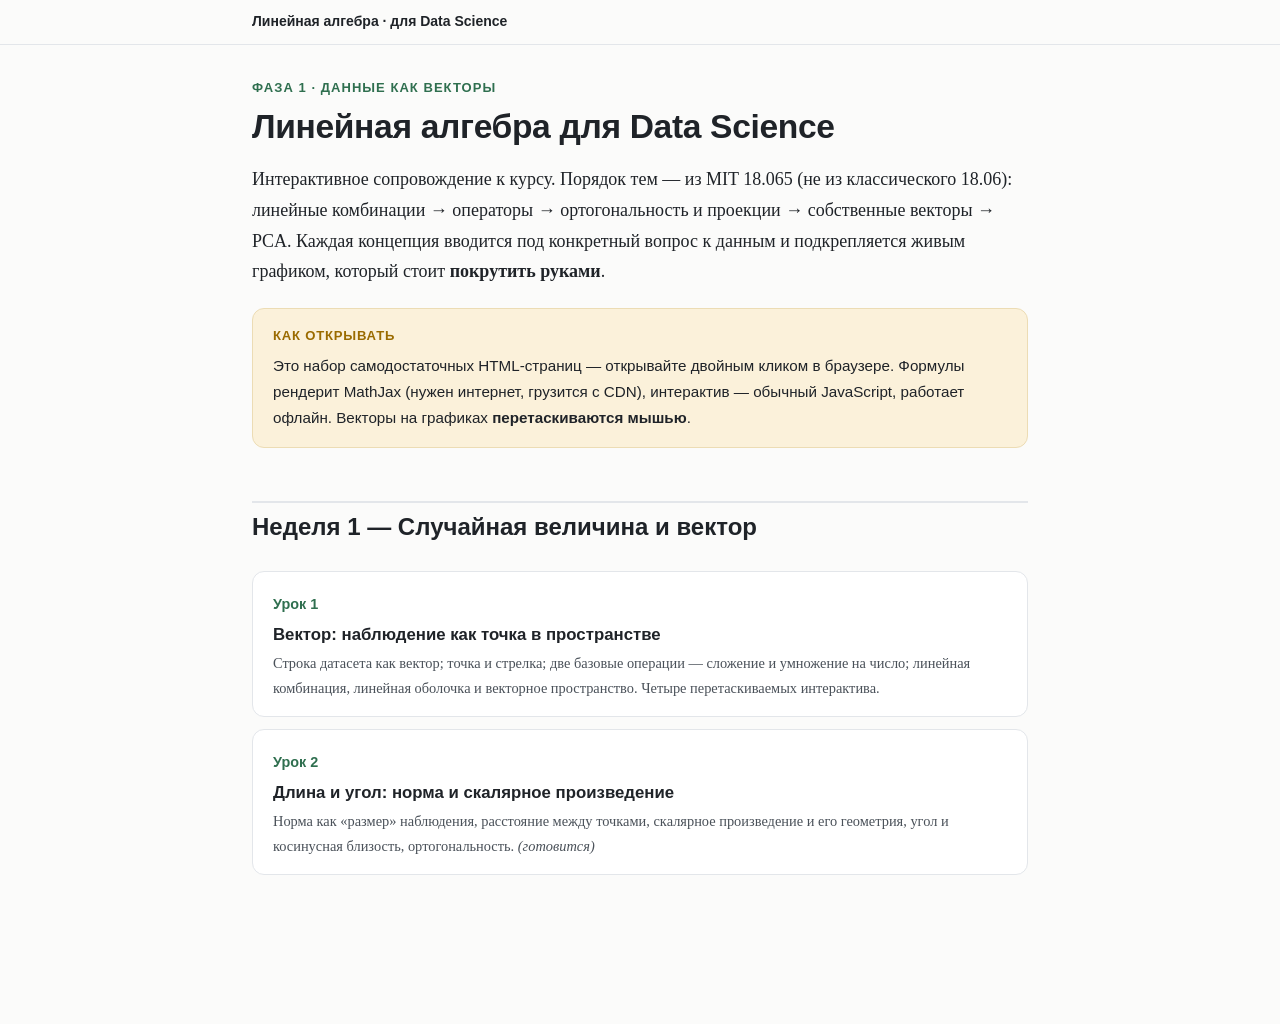
<file: math_for_ds/theory/index.html>
<!DOCTYPE html>
<html lang="ru">
<head>
<meta charset="utf-8">
<meta name="viewport" content="width=device-width, initial-scale=1">
<title>Линейная алгебра для Data Science · Неделя 1</title>
<link rel="stylesheet" href="assets/style.css">
</head>
<body>

<div class="topbar">
  <div class="topbar-inner">
    <a class="home" href="index.html">Линейная алгебра · для Data Science</a>
    <span></span>
  </div>
</div>

<div class="wrap">

  <div class="chapter-tag">Фаза 1 · Данные как векторы</div>
  <h1>Линейная алгебра для Data Science</h1>

  <p>Интерактивное сопровождение к курсу. Порядок тем — из MIT 18.065 (не из классического
  18.06): линейные комбинации → операторы → ортогональность и проекции → собственные векторы
  → PCA. Каждая концепция вводится под конкретный вопрос к данным и подкрепляется живым
  графиком, который стоит <strong>покрутить руками</strong>.</p>

  <div class="box warn">
    <div class="box-title">Как открывать</div>
    Это набор самодостаточных HTML-страниц — открывайте двойным кликом в браузере. Формулы
    рендерит MathJax (нужен интернет, грузится с CDN), интерактив — обычный JavaScript,
    работает офлайн. Векторы на графиках <strong>перетаскиваются мышью</strong>.
  </div>

  <h2>Неделя 1 — Случайная величина и вектор</h2>

  <div class="toc-grid">
    <a class="toc-card" href="01_vectors.html">
      <span class="num">Урок 1</span>
      <div class="t">Вектор: наблюдение как точка в пространстве</div>
      <div class="d">Строка датасета как вектор; точка и стрелка; две базовые операции —
      сложение и умножение на число; линейная комбинация, линейная оболочка и векторное
      пространство. Четыре перетаскиваемых интерактива.</div>
    </a>
    <a class="toc-card" href="02_norm_dot.html">
      <span class="num">Урок 2</span>
      <div class="t">Длина и угол: норма и скалярное произведение</div>
      <div class="d">Норма как «размер» наблюдения, расстояние между точками, скалярное
      произведение и его геометрия, угол и косинусная близость, ортогональность.
      <em>(готовится)</em></div>
    </a>
  </div>

</div>

</body>
</html>
</file>
<file: math_for_ds/theory/assets/style.css>
/* Shared styling for the ML theory handbook.
   Prose is Russian; this file only defines visual style. */

:root {
  --bg: #fbfbfa;
  --surface: #ffffff;
  --ink: #1f2328;
  --ink-soft: #4a5159;
  --line: #e3e6ea;
  --accent: #2f6f4f;       /* deep green, matches course plots */
  --accent-soft: #e7f1ec;
  --blue: #2d5d8a;
  --blue-soft: #e8f0f7;
  --amber: #9a6b00;
  --amber-soft: #fbf1da;
  --rose: #9b3b46;
  --rose-soft: #f7e6e8;
  --code-bg: #f4f5f6;
  --radius: 12px;
  --maxw: 820px;
  --serif: Georgia, "Times New Roman", serif;
  --sans: -apple-system, BlinkMacSystemFont, "Segoe UI", Roboto, "Helvetica Neue", Arial, sans-serif;
}

* { box-sizing: border-box; }

html { scroll-behavior: smooth; }

body {
  margin: 0;
  background: var(--bg);
  color: var(--ink);
  font-family: var(--serif);
  font-size: 18px;
  line-height: 1.7;
  -webkit-font-smoothing: antialiased;
}

.wrap {
  max-width: var(--maxw);
  margin: 0 auto;
  padding: 32px 22px 120px;
}

/* ---- top navigation bar ---- */
.topbar {
  position: sticky;
  top: 0;
  z-index: 50;
  background: rgba(251, 251, 250, 0.92);
  backdrop-filter: blur(6px);
  border-bottom: 1px solid var(--line);
  font-family: var(--sans);
  font-size: 14px;
}
.topbar .topbar-inner {
  max-width: var(--maxw);
  margin: 0 auto;
  padding: 10px 22px;
  display: flex;
  align-items: center;
  gap: 16px;
  justify-content: space-between;
}
.topbar a { color: var(--ink-soft); text-decoration: none; }
.topbar a:hover { color: var(--accent); }
.topbar .home { font-weight: 700; color: var(--ink); }
.topbar .nav-prev-next { display: flex; gap: 14px; }

/* ---- headings ---- */
h1, h2, h3, h4 { font-family: var(--sans); line-height: 1.25; color: var(--ink); }
h1 { font-size: 2.1rem; margin: 0.2em 0 0.5em; letter-spacing: -0.01em; }
h2 {
  font-size: 1.5rem;
  margin: 2.2em 0 0.6em;
  padding-top: 0.4em;
  border-top: 2px solid var(--line);
}
h3 { font-size: 1.2rem; margin: 1.6em 0 0.4em; color: var(--accent); }
h4 { font-size: 1.02rem; margin: 1.2em 0 0.3em; color: var(--ink-soft); }

.chapter-tag {
  font-family: var(--sans);
  font-size: 13px;
  font-weight: 700;
  letter-spacing: 0.08em;
  text-transform: uppercase;
  color: var(--accent);
  margin-bottom: 6px;
}

p { margin: 0.7em 0; }
a { color: var(--accent); }

strong { color: var(--ink); }
em { color: var(--ink-soft); }

ul, ol { padding-left: 1.4em; }
li { margin: 0.3em 0; }

/* ---- callout blocks ---- */
.box {
  border-radius: var(--radius);
  padding: 16px 20px;
  margin: 1.4em 0;
  font-family: var(--sans);
  font-size: 0.95rem;
  border: 1px solid var(--line);
  background: var(--surface);
}
.box .box-title {
  font-weight: 700;
  font-size: 0.82rem;
  letter-spacing: 0.06em;
  text-transform: uppercase;
  margin-bottom: 6px;
}
.box.def        { background: var(--accent-soft); border-color: #cfe3d8; }
.box.def .box-title { color: var(--accent); }
.box.idea       { background: var(--blue-soft); border-color: #d2e2f0; }
.box.idea .box-title { color: var(--blue); }
.box.warn       { background: var(--amber-soft); border-color: #ecdcb4; }
.box.warn .box-title { color: var(--amber); }
.box.takeaway   { background: var(--rose-soft); border-color: #ecd2d6; }
.box.takeaway .box-title { color: var(--rose); }

/* ---- "for the curious" collapsible derivations ---- */
details.derivation {
  border: 1px dashed #c9cfd6;
  border-radius: var(--radius);
  padding: 4px 18px;
  margin: 1.3em 0;
  background: #fcfcfb;
}
details.derivation > summary {
  cursor: pointer;
  font-family: var(--sans);
  font-weight: 700;
  color: var(--blue);
  padding: 10px 0;
  list-style: none;
}
details.derivation > summary::-webkit-details-marker { display: none; }
details.derivation > summary::before { content: "▸ "; color: var(--blue); }
details.derivation[open] > summary::before { content: "▾ "; }
details.derivation[open] > summary { border-bottom: 1px solid var(--line); margin-bottom: 8px; }

/* ---- code ---- */
code {
  font-family: "SF Mono", Menlo, Consolas, monospace;
  font-size: 0.86em;
  background: var(--code-bg);
  padding: 1px 6px;
  border-radius: 5px;
  color: #b03a4a;
}
pre {
  background: #1f2328;
  color: #e6e9ec;
  padding: 16px 18px;
  border-radius: var(--radius);
  overflow-x: auto;
  font-size: 0.84rem;
  line-height: 1.55;
}
pre code { background: none; color: inherit; padding: 0; }

/* ---- tables ---- */
table {
  border-collapse: collapse;
  width: 100%;
  margin: 1.3em 0;
  font-family: var(--sans);
  font-size: 0.92rem;
}
th, td { border: 1px solid var(--line); padding: 9px 12px; text-align: left; vertical-align: top; }
th { background: var(--accent-soft); color: var(--accent); font-weight: 700; }
tr:nth-child(even) td { background: #fafbfb; }

/* ---- glossary ---- */
.term-en { font-family: var(--sans); font-weight: 700; color: var(--blue); }
.term-ru { font-family: var(--sans); color: var(--ink-soft); font-style: italic; }

/* ---- interactive widgets ---- */
.widget {
  border: 1px solid var(--line);
  border-radius: var(--radius);
  background: var(--surface);
  padding: 18px;
  margin: 1.6em 0;
  box-shadow: 0 1px 3px rgba(0,0,0,0.04);
}
.widget .widget-title {
  font-family: var(--sans);
  font-weight: 700;
  font-size: 0.95rem;
  margin-bottom: 4px;
}
.widget .widget-sub {
  font-family: var(--sans);
  font-size: 0.84rem;
  color: var(--ink-soft);
  margin-bottom: 12px;
}
/* Only the plot SVG (direct child) stretches to full width.
   MathJax renders inline formulas as <svg> too, so we must NOT catch those. */
.widget > svg { display: block; width: 100%; height: auto; }

/* Keep MathJax output sized to the surrounding text everywhere. */
mjx-container { font-size: inherit !important; }
mjx-container svg { width: auto; height: auto; max-width: 100%; }
mjx-container[display="true"] { overflow-x: auto; overflow-y: hidden; max-width: 100%; }
.controls {
  display: flex;
  flex-wrap: wrap;
  gap: 14px 22px;
  align-items: center;
  margin-top: 12px;
  font-family: var(--sans);
  font-size: 0.88rem;
}
.control { display: flex; align-items: center; gap: 8px; }
.control label { color: var(--ink-soft); white-space: nowrap; }
.control input[type=range] { accent-color: var(--accent); width: 150px; }
.control .val {
  font-family: "SF Mono", Menlo, monospace;
  font-size: 0.82rem;
  color: var(--accent);
  min-width: 44px;
  display: inline-block;
}
.readout {
  font-family: "SF Mono", Menlo, monospace;
  font-size: 0.84rem;
  background: var(--code-bg);
  padding: 8px 12px;
  border-radius: 8px;
  margin-top: 12px;
  color: var(--ink-soft);
}
button.btn {
  font-family: var(--sans);
  font-size: 0.85rem;
  font-weight: 600;
  border: 1px solid var(--accent);
  background: var(--accent);
  color: #fff;
  padding: 6px 14px;
  border-radius: 8px;
  cursor: pointer;
}
button.btn.ghost { background: #fff; color: var(--accent); }
button.btn:hover { opacity: 0.9; }

/* svg helper strokes */
.axis { stroke: #c2c8cf; stroke-width: 1; }
.gridline { stroke: #eef0f2; stroke-width: 1; }
.tick-label { font-family: var(--sans); font-size: 11px; fill: #98a0a8; }

/* ---- footer nav ---- */
.chapter-nav {
  display: flex;
  justify-content: space-between;
  margin-top: 4em;
  padding-top: 1.2em;
  border-top: 2px solid var(--line);
  font-family: var(--sans);
  font-size: 0.95rem;
}
.chapter-nav a { text-decoration: none; font-weight: 600; }
.chapter-nav .disabled { color: #c2c8cf; pointer-events: none; }

/* ---- index / TOC cards ---- */
.toc-grid { display: grid; grid-template-columns: 1fr; gap: 12px; margin: 1.6em 0; }
.toc-card {
  display: block;
  border: 1px solid var(--line);
  border-radius: var(--radius);
  padding: 16px 20px;
  background: var(--surface);
  text-decoration: none;
  color: var(--ink);
  transition: border-color 0.15s, transform 0.15s;
}
.toc-card:hover { border-color: var(--accent); transform: translateX(3px); }
.toc-card .num {
  font-family: var(--sans);
  font-weight: 800;
  color: var(--accent);
  font-size: 0.9rem;
}
.toc-card .t { font-family: var(--sans); font-weight: 700; font-size: 1.05rem; margin: 2px 0; }
.toc-card .d { font-size: 0.9rem; color: var(--ink-soft); }

@media (max-width: 600px) {
  body { font-size: 16px; }
  .control input[type=range] { width: 110px; }
}
</file>
